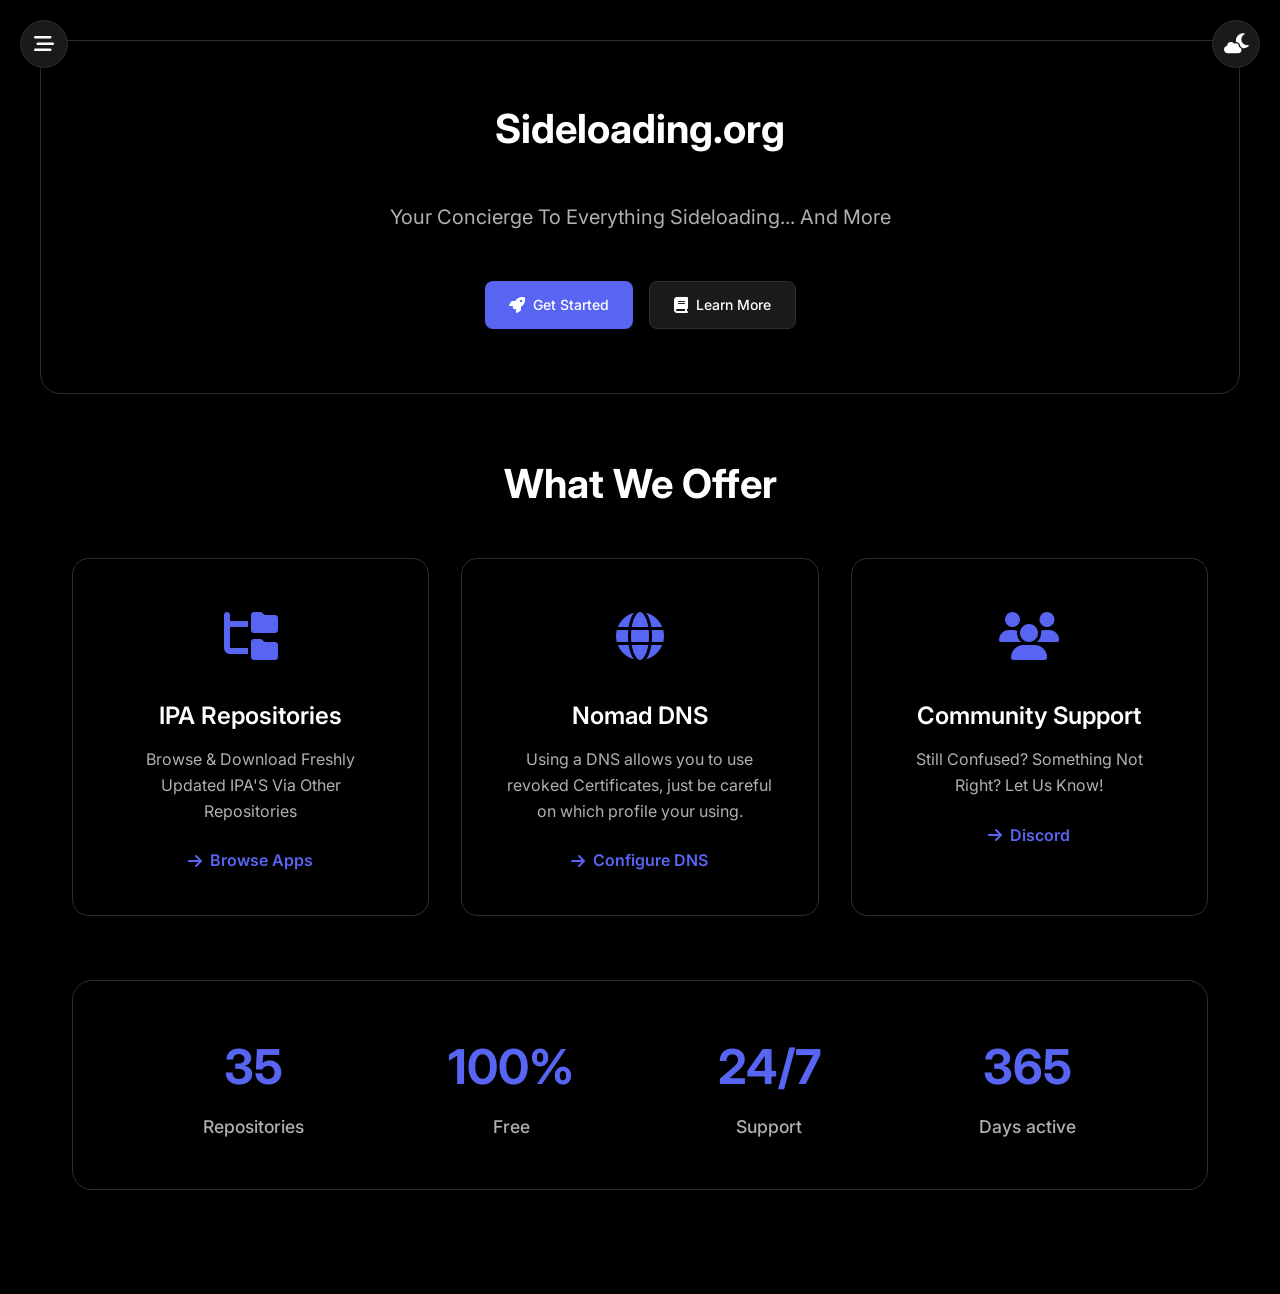
<file: index.html>
<!DOCTYPE html>
<html lang="en">
<head>
    <meta charset="UTF-8">
    <meta name="viewport" content="width=device-width, initial-scale=1.0">
    <meta property="og:site_name" content="SideLoading.org">
    <meta name="theme-color" content="#8B5CF6">
    <meta property="og:title" content="SideLoading.org">
    <meta property="og:description" content="Your concierge for sideloading..." />
    <meta property="og:image" content="https://sideloadingdotorg.github.io/Site/files/logo.png">
    <meta property="og:image:width" content="1100">
    <meta property="og:image:height" content="1200">
    <meta property="og:image:type" content="image/png">
    <meta property="og:image:alt" content="Logo">
    <title>SideLoading.org - Your iOS Sideloading Destination</title>
    <link rel="preconnect" href="https://fonts.googleapis.com">
    <link rel="preconnect" href="https://fonts.gstatic.com" crossorigin>
    <link href="https://fonts.googleapis.com/css2?family=Inter:wght@300;400;500;600;700&display=swap" rel="stylesheet">
    <link rel="stylesheet" href="css/shared.css">
    <link rel="stylesheet" href="css/index.css">
    <link rel="stylesheet" href="https://cdnjs.cloudflare.com/ajax/libs/font-awesome/6.4.0/css/all.min.css">
</head>
<body>
    <div class="navbar-overlay" id="navbarOverlay"></div>
    <nav class="slide-navbar" id="slideNavbar">
      <div class="navbar-header">
        <h2>Navigation</h2>
        <button class="navbar-close" id="navbarClose">
          <i class="fa-solid fa-xmark"></i>
        </button>
      </div>
      <ul class="navbar-menu">
        <li><a href="index" class="active"><i class="fa-solid fa-home"></i>Home</a></li>
        <li><a href="downloads"><i class="fa-solid fa-download"></i>Downloads</a></li>
        <li><a href="guides"><i class="fa-solid fa-book"></i>Guides</a></li>
        <li><a href="signer"><i class="fa-solid fa-signature"></i>Signer</a></li>
        <li><a href="https://buy.sideloading.org" class="external-link" target="_blank" rel="noopener noreferrer"><i class="fa-solid fa-shopping-cart"></i>Purchase</a></li>
      </ul>
    </nav>

    <button class="hamburger-menu" id="hamburgerMenu" aria-label="Toggle menu">
        <i class="fa-solid fa-bars-staggered"></i>
    </button>

    <button class="theme-toggle" id="themeToggle" aria-label="Toggle theme">
        <i class="fa-solid fa-cloud-sun"></i>
        <i class="fa-solid fa-cloud-moon"></i>
    </button>

    <main class="main-content">
        <section class="section tuff-section">
            <div class="container-narrow">
                <h1 class="section-title tuff-title">Sideloading.org</h1>
                <p class="section-subtitle tuff-description">
                    Your Concierge To Everything Sideloading... And More
                </p>
                <div class="tuff-actions text-center">
                    <a href="https://github.com/sideloadingdotorg/Site/releases/download/webclip/sideloading.org.mobileconfig" class="btn btn-primary hero-btn">
                        <i class="fa-solid fa-rocket"></i>
                        Get Started
                    </a>
                    <a href="guides" class="btn btn-secondary hero-btn">
                        <i class="fa-solid fa-book"></i>
                        Learn More
                    </a>
                </div>
            </div>
        </section>

        <section class="section features-section">
            <div class="container">
                <h2 class="section-title">What We Offer</h2>
                <div class="grid grid-auto-fit">
                    <div class="card text-center">
                        <div class="card-icon">
                            <i class="fa-solid fa-folder-tree"></i>
                        </div>
                        <h3 class="card-title">IPA Repositories</h3>
                        <p class="card-text">Browse & Download Freshly Updated IPA'S Via Other Repositories</p>
                        <a href="ipas" class="card-link">
                            <i class="fa-solid fa-arrow-right"></i>
                            Browse Apps
                        </a>
                    </div>

                    <div class="card text-center">
                        <div class="card-icon">
                            <i class="fa-solid fa-globe"></i>
                        </div>
                        <h3 class="card-title">Nomad DNS</h3>
                        <p class="card-text">Using a DNS allows you to use revoked Certificates, just be careful on which profile your using.</p>
                        <a href="https://github.com/sideloadingdotorg/Site/releases/download/DNS/Nomad.mobileconfig" class="card-link">
                            <i class="fa-solid fa-arrow-right"></i>
                            Configure DNS
                        </a>
                    </div>

                    <div class="card text-center">
                        <div class="card-icon">
                            <i class="fa-solid fa-users"></i>
                        </div>
                        <h3 class="card-title">Community Support</h3>
                        <p class="card-text">Still Confused? Something Not Right? Let Us Know!</p>
                        <a href="https://discord.gg/tqAZcA5PTr" class="card-link external-link" target="_blank" rel="noopener noreferrer">
                            <i class="fa-solid fa-arrow-right"></i>
                            Discord
                        </a>
                    </div>
                </div>
            </div>
        </section>

        <section class="section">
            <div class="container">
                <div class="stats-container">
                    <div class="grid grid-4 stats-grid">
                        <div class="stat-item">
                            <div class="stat-number">35</div>
                            <div class="stat-label">Repositories</div>
                        </div>
                        <div class="stat-item">
                            <div class="stat-number">100%</div>
                            <div class="stat-label">Free</div>
                        </div>
                        <div class="stat-item">
                            <div class="stat-number">24/7</div>
                            <div class="stat-label">Support</div>
                        </div>
                        <div class="stat-item">
                            <div class="stat-number">365</div>
                            <div class="stat-label">Days active</div>
                        </div>
                    </div>
                </div>
            </div>
        </section>


    </main>

    <script src="JavaScript/shared.js"></script>
</body>
</html>
</file>
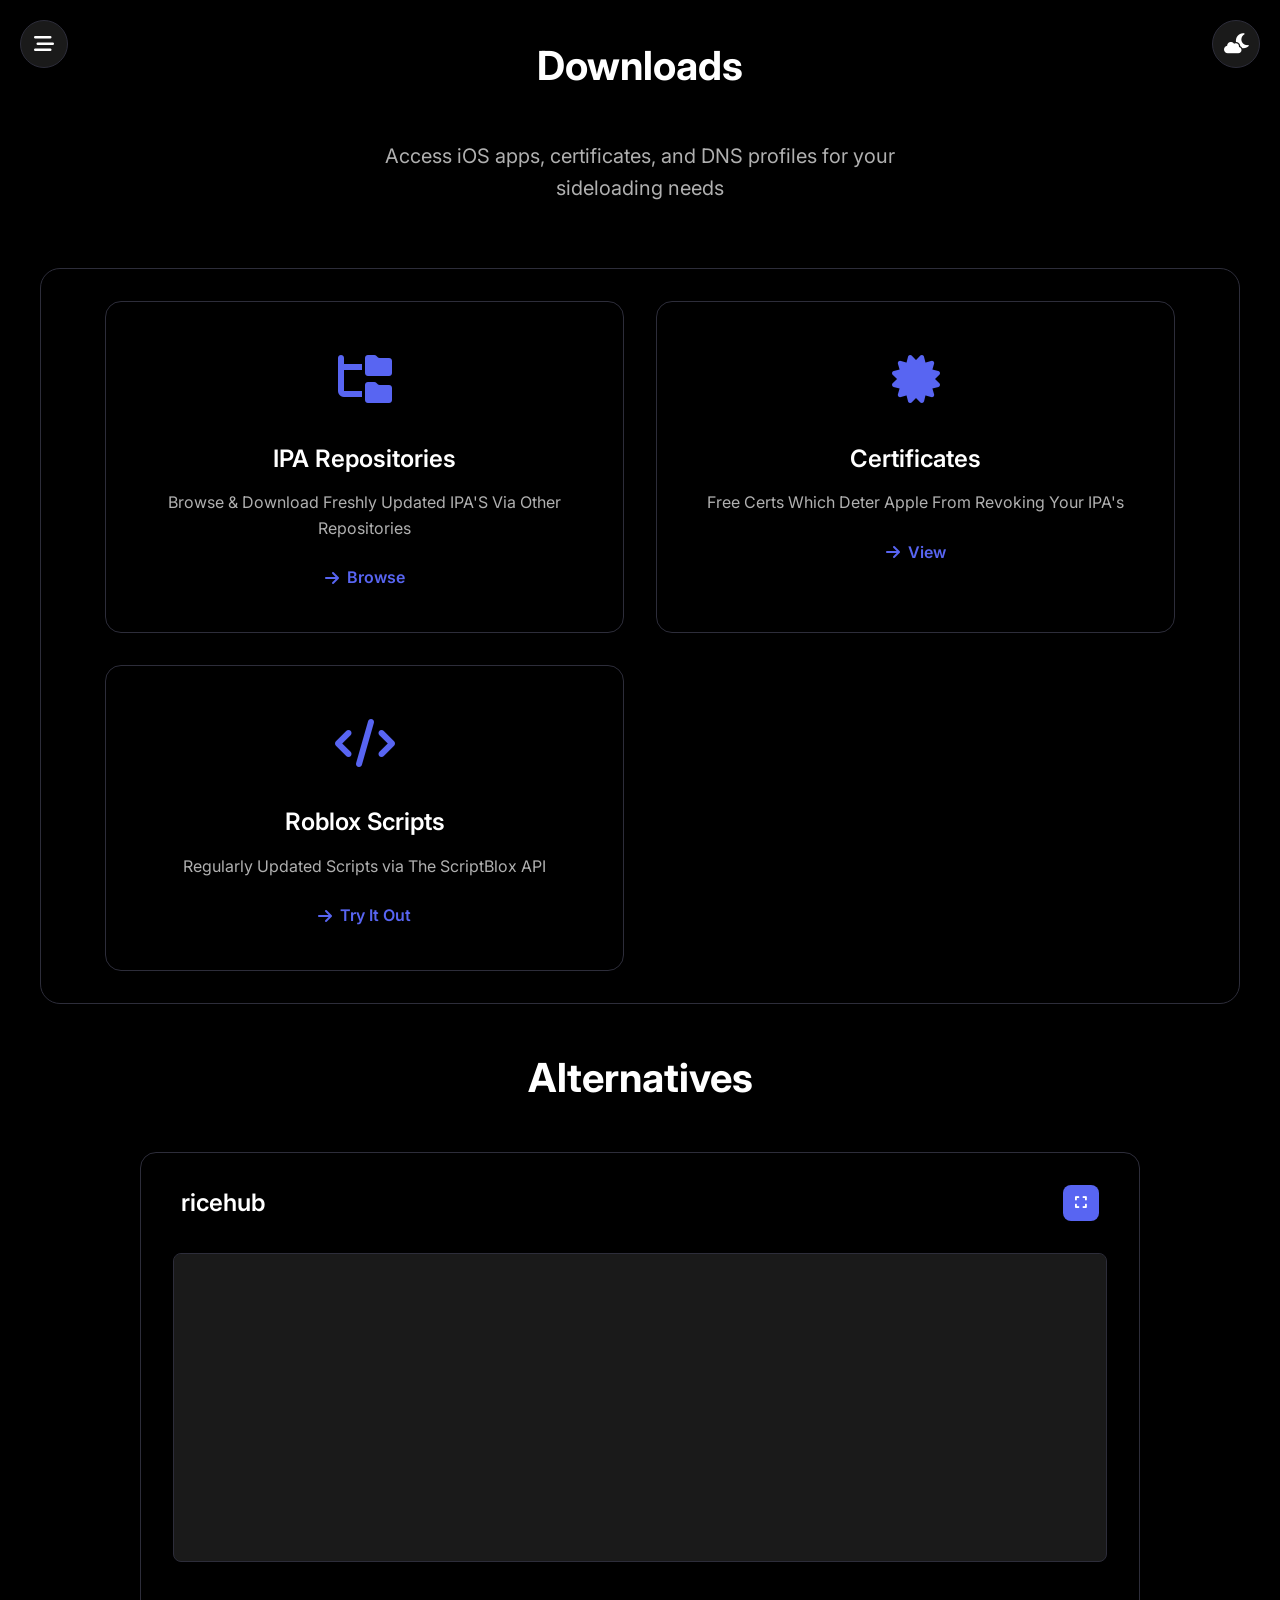
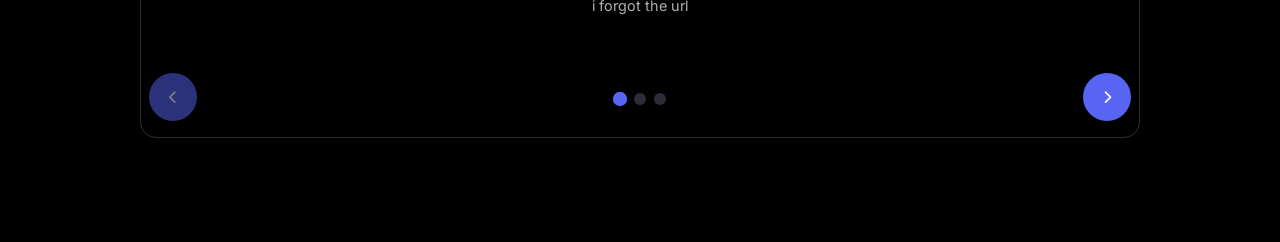
<file: downloads.html>
<!DOCTYPE html>
<html lang="en">
<head>
    <meta charset="UTF-8">
    <meta name="viewport" content="width=device-width, initial-scale=1.0">
    <meta name="description" content="Download iOS apps, certificates, and DNS profiles from SideLoading.org">
    <meta name="keywords" content="iOS, sideloading, apps, download, certificates, DNS">
    <meta name="author" content="SideLoading.org">
    <meta name="theme-color" content="#8B5CF6">
    <meta property="og:title" content="Downloads - SideLoading.org">
    <meta property="og:description" content="Download iOS apps, certificates, and DNS profiles safely and securely">
    <meta property="og:image" content="https://sideloadingdotorg.github.io/Site/files/logo.png">
    <meta property="og:image:width" content="1100">
    <meta property="og:image:height" content="1200">
    <meta property="og:image:type" content="image/png">
    <meta property="og:image:alt" content="Logo">
    <title>Downloads - SideLoading.org</title>
    <link rel="preconnect" href="https://fonts.googleapis.com">
    <link rel="preconnect" href="https://fonts.gstatic.com" crossorigin>
    <link href="https://fonts.googleapis.com/css2?family=Inter:wght@300;400;500;600;700&display=swap" rel="stylesheet">
    <link rel="stylesheet" href="css/shared.css">
    <link rel="stylesheet" href="css/downloads.css">
    <link rel="stylesheet" href="https://cdnjs.cloudflare.com/ajax/libs/font-awesome/6.4.0/css/all.min.css">
</head>
<body>
    <div class="navbar-overlay" id="navbarOverlay"></div>
    <nav class="slide-navbar" id="slideNavbar">
      <div class="navbar-header">
        <h2>Navigation</h2>
        <button class="navbar-close" id="navbarClose">
          <i class="fa-solid fa-xmark"></i>
        </button>
      </div>
      <ul class="navbar-menu">
        <li><a href="index"><i class="fa-solid fa-home"></i>Home</a></li>
        <li><a href="downloads" class="active"><i class="fa-solid fa-download"></i>Downloads</a></li>
        <li><a href="guides"><i class="fa-solid fa-book"></i>Guides</a></li>
        <li><a href="signer"><i class="fa-solid fa-signature"></i>Signer</a></li>
        <li><a href="https://buy.sideloading.org" class="external-link" target="_blank" rel="noopener noreferrer"><i class="fa-solid fa-shopping-cart"></i>Purchase</a></li>
      </ul>
    </nav>
    <button class="hamburger-menu" id="hamburgerMenu" aria-label="Toggle menu">
        <i class="fa-solid fa-bars-staggered"></i>
    </button>
    <button class="theme-toggle" id="themeToggle" aria-label="Toggle theme">
        <i class="fa-solid fa-cloud-sun"></i>
        <i class="fa-solid fa-cloud-moon"></i>
    </button>

    <main class="main-content">
        <section class="section">
            <div class="container">
                <h1 class="section-title">Downloads</h1>
                <p class="section-subtitle">Access iOS apps, certificates, and DNS profiles for your sideloading needs</p>
            </div>
        </section>

        <section class="section" id="ios-section">
            <div class="container">
                
                <div class="grid grid-auto-fit">
                    <div class="card text-center">
                        <div class="card-icon">
                            <i class="fa-solid fa-folder-tree"></i>
                        </div>
                        <h3 class="card-title">IPA Repositories</h3>
                        <p class="card-text">Browse & Download Freshly Updated IPA'S Via Other Repositories</p>
                        <a href="ipas" class="card-link">
                            <i class="fa-solid fa-arrow-right"></i>
                            Browse
                        </a>
                    </div>

                    <div class="card text-center">
                        <div class="card-icon">
                            <i class="fa-solid fa-certificate"></i>
                        </div>
                        <h3 class="card-title">Certificates</h3>
                        <p class="card-text">Free Certs Which Deter Apple From Revoking Your IPA's</p>
                        <a href="https://certs.sideloading.org" class="card-link">
                            <i class="fa-solid fa-arrow-right"></i>
                            View
                        </a>
                    </div>

                    <div class="card text-center">
                        <div class="card-icon">
                            <i class="fa-solid fa-code"></i>
                        </div>
                        <h3 class="card-title">Roblox Scripts</h3>
                        <p class="card-text">Regularly Updated Scripts via The ScriptBlox API</p>
                        <a href="https://scripts.sideloading.org" class="card-link">
                            <i class="fa-solid fa-arrow-right"></i>
                            Try It Out
                        </a>
                    </div>
                </div>
            </div>
        </section>

        <section class="section">
            <div class="container">
                <h2 class="section-title">Alternatives</h2>
                
                <div class="carousel-container">
                    <div class="carousel-track" id="carouselTrack">
                        <div class="carousel-slide">
                            <div class="embed-container">
                                <div class="embed-header">
                                    <h3 class="card-title" id="embedTitle"></h3>
                                    <button class="fullscreen-btn" id="fullscreenBtn" title="Open in full screen">
                                        <i class="fa-solid fa-expand"></i>
                                    </button>
                                </div>
                                <div class="embed-frame">
                                    <iframe id="embedIframe" 
                                            src="" 
                                            title="" 
                                            frameborder="0" 
                                            allowfullscreen>
                                    </iframe>
                                </div>
                                <p class="card-text" id="embedDescription"></p>
                            </div>
                        </div>
                    </div>



                    <div class="carousel-nav">
                        <button class="carousel-btn carousel-prev" id="carouselPrev" aria-label="Previous slide">
                            <i class="fa-solid fa-chevron-left"></i>
                        </button>
                        <button class="carousel-btn carousel-next" id="carouselNext" aria-label="Next slide">
                            <i class="fa-solid fa-chevron-right"></i>
                        </button>
                    </div>
                
                    <div class="carousel-indicators" id="carouselIndicators">
                    </div>
                </div>
            </div>
        </section>


    </main>

    <script src="JavaScript/shared.js"></script>
    <script src="JavaScript/download.js"></script>
</body>
</html>
</file>
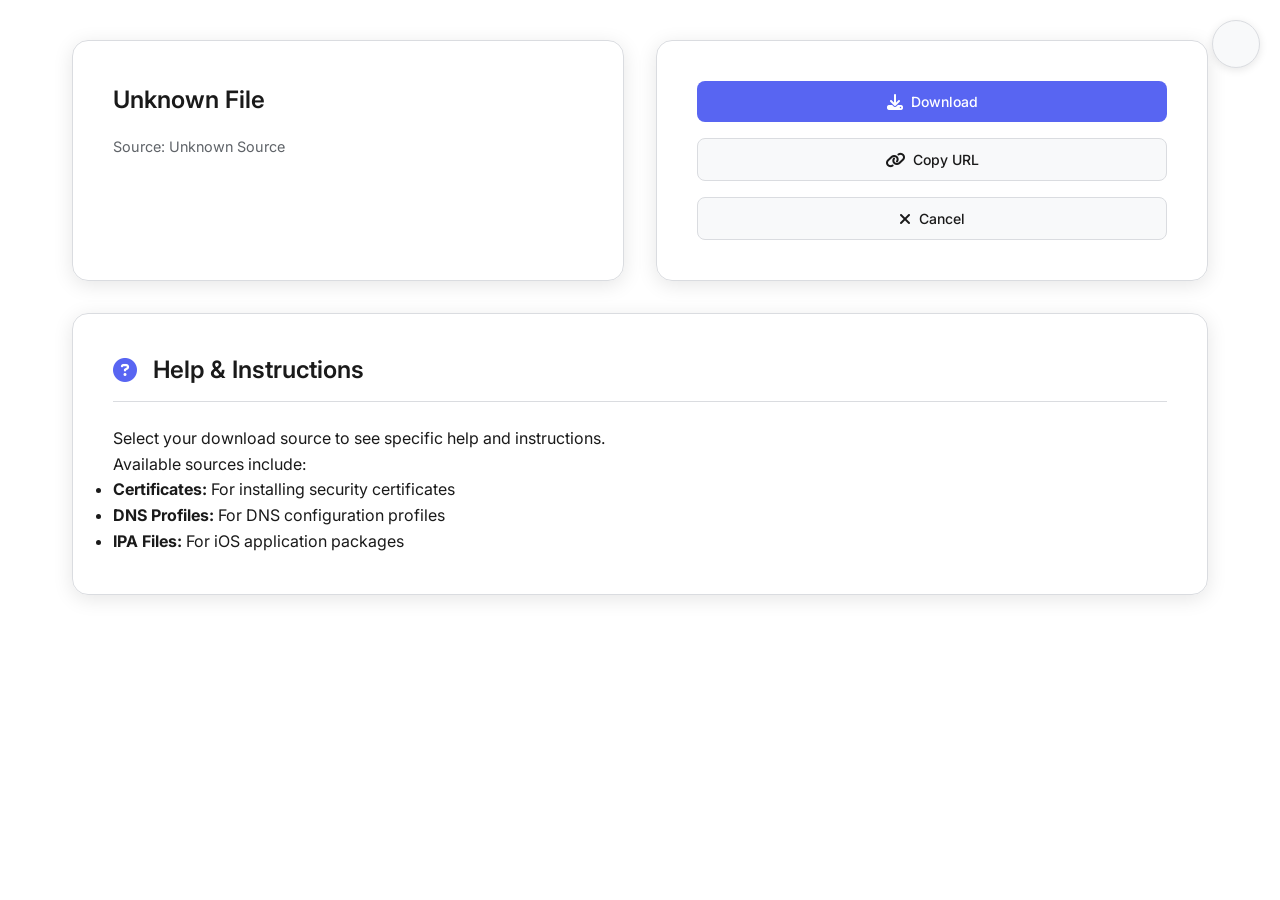
<file: install.html>
<!DOCTYPE html>
<html lang="en">
<head>
    <meta charset="UTF-8">
    <meta name="viewport" content="width=device-width, initial-scale=1.0">
    <meta property="og:site_name" content="SideLoading.org">
    <meta name="theme-color" content="#8B5CF6">
    <meta property="og:title" content="Download">
    <meta property="og:description" content="you cant share this window btw its based on you" />
    <title>Downloading...</title>
    <link rel="preconnect" href="https://fonts.googleapis.com">
    <link rel="preconnect" href="https://fonts.gstatic.com" crossorigin>
    <link href="https://fonts.googleapis.com/css2?family=Inter:wght@300;400;500;600;700&display=swap" rel="stylesheet">
    <link rel="stylesheet" href="css/shared.css">
    <link rel="stylesheet" href="css/install.css">
    <link rel="stylesheet" href="https://cdnjs.cloudflare.com/ajax/libs/font-awesome/6.4.0/css/all.min.css">
</head>
<body>
    <button class="theme-toggle" id="themeToggle" aria-label="Toggle theme">
        <i class="fa-solid fa-cloud-sun"></i>
        <i class="fa-solid fa-cloud-moon"></i>
    </button>

    <div class="main-content">
        <div class="container">
            <div class="grid grid-2">
                <div class="card">
                    <div class="file-name" id="fileName">Loading file information...</div>
                    <div class="file-meta">
                        <div class="file-source" id="fileSource">Source: sideloading.org</div>
                        <div class="file-size" id="fileSize" style="display: none;">
                            <span class="size-label">File size:</span>
                            <span class="size-value" id="sizeValue">Calculating...</span>
                        </div>
                    </div>
                </div>

                <div class="card">
                    <div class="action-buttons">
                        <button class="btn btn-primary" id="confirmDownload">
                            <i class="fa-solid fa-download"></i>
                            Download
                        </button>
                        <button class="btn btn-secondary" id="copyUrl">
                            <i class="fa-solid fa-link"></i>
                            Copy URL
                        </button>
                        <button class="btn btn-secondary" id="cancelDownload" onclick="window.close()">
                            <i class="fa-solid fa-xmark"></i>
                            Cancel
                        </button>
                    </div>
                </div>
            </div>
        </div>

        <div class="section">
            <div class="container">
                <div class="card">
                    <div class="help-header">
                        <i class="fa-solid fa-circle-question"></i>
                        <h3 class="card-title">Help & Instructions</h3>
                    </div>
                    <div class="help-content" id="helpContent">
                        <p class="card-text">nothings here atm, might be our fault</p>
                    </div>
                </div>
            </div>
        </div>

        <div class="section" id="downloadProgress" style="display: none;">
            <div class="container">
                <div class="card">
                    <div class="progress-container">
                        <div class="progress-bar">
                            <div class="progress-fill" id="progressFill"></div>
                        </div>
                        <span class="progress-text" id="progressText">0%</span>
                    </div>
                </div>
            </div>
        </div>

        <div class="section" id="downloadComplete" style="display: none;">
            <div class="container">
                <div class="card text-center">
                    <div class="success-icon">
                        <i class="fa-solid fa-check-circle"></i>
                    </div>
                    <h3 class="card-title">Download Complete!</h3>
                    <p class="card-text">Your file has been downloaded successfully.</p>
                    <div class="completion-actions">
                        <button class="btn btn-primary" onclick="window.close()">
                            <i class="fa-solid fa-xmark"></i>
                            Close
                        </button>
                    </div>
                </div>
            </div>
        </div>
    </div>

    <script src="JavaScript/install.js"></script>
    <script src="JavaScript/shared.js"> 
    </script>
</body>
</html>
</file>
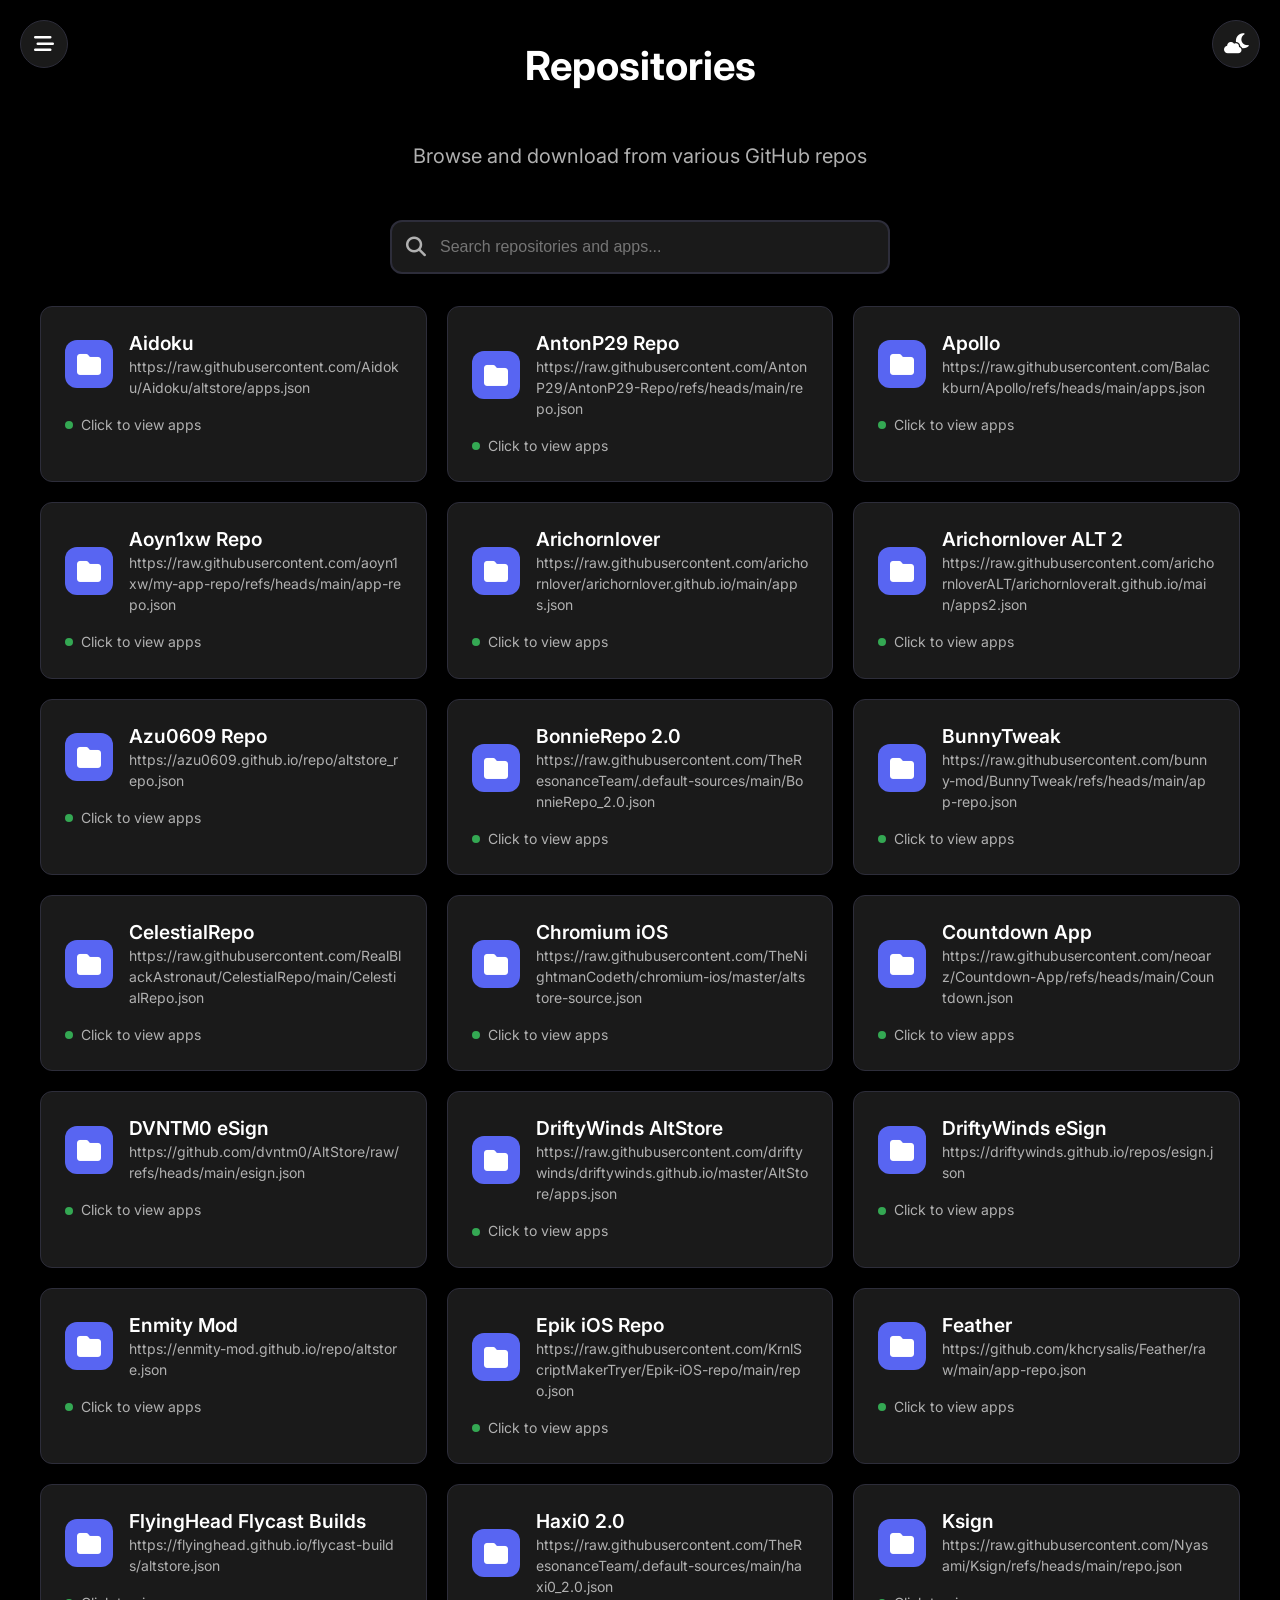
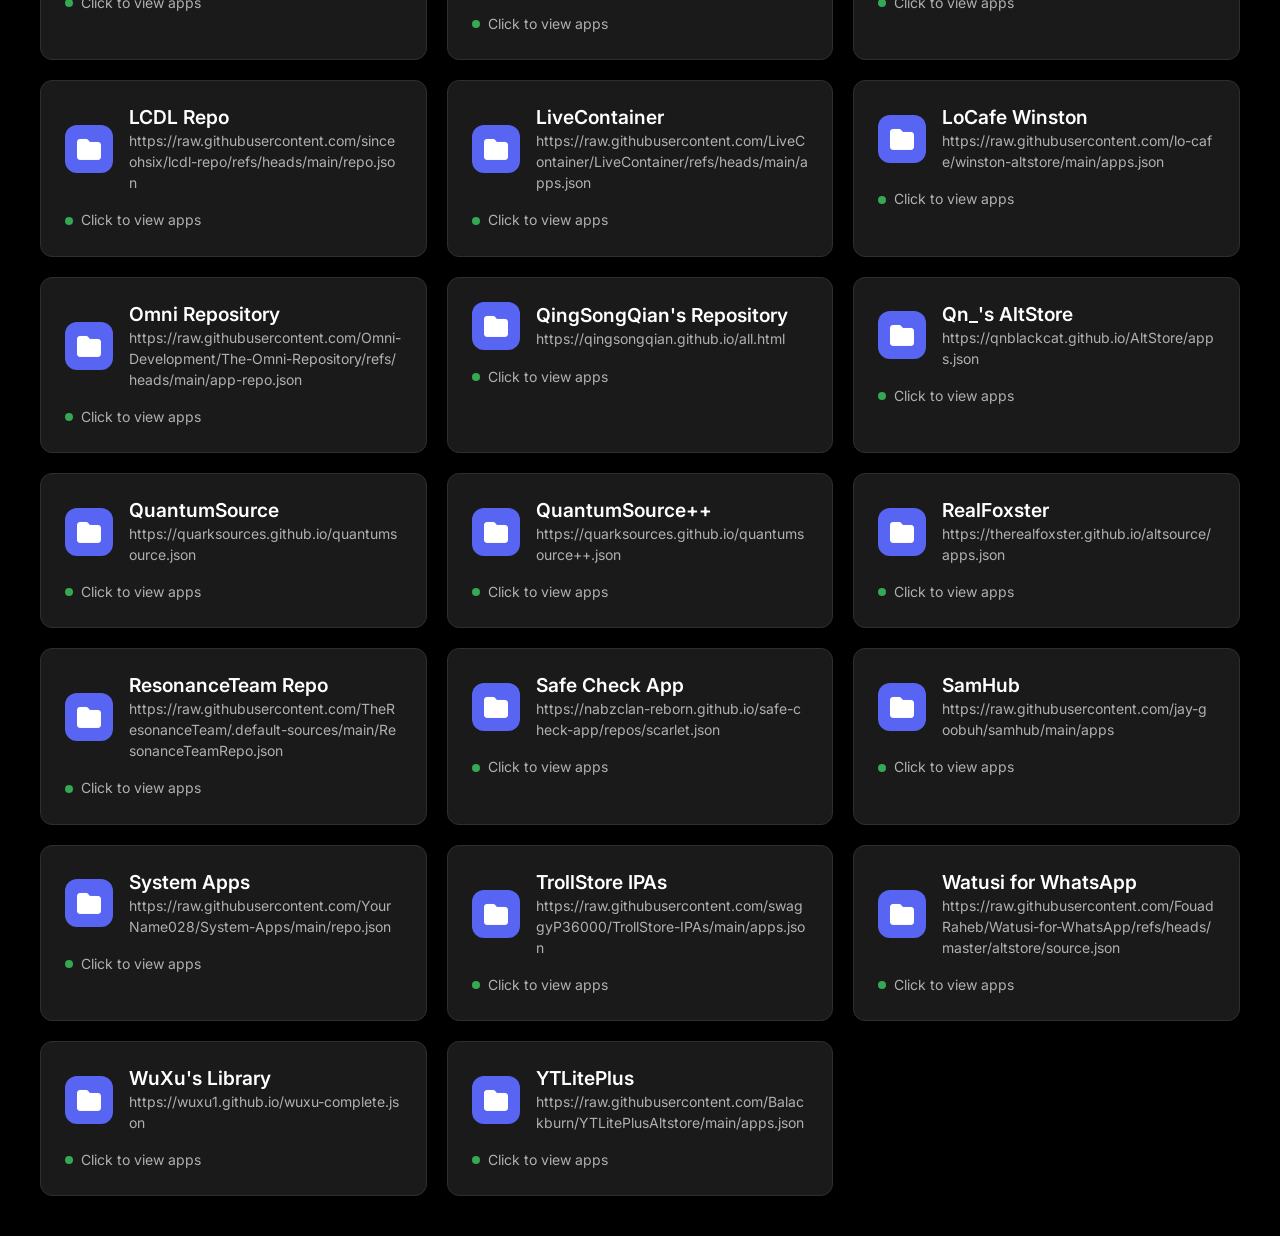
<file: ipas.html>
<!DOCTYPE html>
<html lang="en">
<head>
    <meta charset="UTF-8">
    <meta name="viewport" content="width=device-width, initial-scale=1.0">
    <meta property="og:site_name" content="SideLoading.org">
    <meta name="theme-color" content="#8B5CF6">
    <meta property="og:title" content="Repositories">
    <meta property="og:description" content="Browse and download from sideloading.org's repositories..." />
    <meta property="og:image" content="https://sideloadingdotorg.github.io/Site/images/logo.png">
    <meta property="og:image:width" content="1100">
    <meta property="og:image:height" content="1200">
    <meta property="og:image:type" content="image/png">
    <meta property="og:image:alt" content="Logo">
    <title>Repositories</title>
    <link rel="preconnect" href="https://fonts.googleapis.com">
    <link rel="preconnect" href="https://fonts.gstatic.com" crossorigin>
    <link href="https://fonts.googleapis.com/css2?family=Inter:wght@300;400;500;600;700&display=swap" rel="stylesheet">
    <link rel="stylesheet" href="css/shared.css">
    <link rel="stylesheet" href="https://cdnjs.cloudflare.com/ajax/libs/font-awesome/6.4.0/css/all.min.css">
</head>
<body>
    <div class="navbar-overlay" id="navbarOverlay"></div>
    <nav class="slide-navbar" id="slideNavbar">
      <div class="navbar-header">
        <h2>Navigation</h2>
        <button class="navbar-close" id="navbarClose">
          <i class="fa-solid fa-xmark"></i>
        </button>
      </div>
      <ul class="navbar-menu">
        <li><a href="index"><i class="fa-solid fa-home"></i>Home</a></li>
        <li><a href="downloads" class="active"><i class="fa-solid fa-download"></i>Downloads</a></li>
        <li><a href="guides"><i class="fa-solid fa-book"></i>Guides</a></li>
        <li><a href="signer"><i class="fa-solid fa-signature"></i>Signer</a></li>
        <li><a href="https://buy.sideloading.org" class="external-link" target="_blank" rel="noopener noreferrer"><i class="fa-solid fa-shopping-cart"></i>Purchase</a></li>
      </ul>
    </nav>
    <button class="hamburger-menu" id="hamburgerMenu" aria-label="Toggle menu">
        <i class="fa-solid fa-bars-staggered"></i>
    </button>

    <button class="theme-toggle" id="themeToggle" aria-label="Toggle theme">
        <i class="fa-solid fa-cloud-sun"></i>
        <i class="fa-solid fa-cloud-moon"></i>
    </button>

    <main class="main-content">
            <div class="container">
                <h1 class="section-title">Repositories</h1>
                <p class="section-subtitle">Browse and download from various GitHub repos</p>
                
                <div class="search-container">
                    <div class="search-input-wrapper">
                        <i class="fa-solid fa-magnifying-glass search-icon"></i>
                        <input type="text" id="repoSearch" class="search-input" placeholder="Search repositories and apps..." autocomplete="off">
                        <button class="search-clear" id="repoSearchClear" style="display: none;">
                            <i class="fa-solid fa-xmark"></i>
                        </button>
                    </div>
                    <div class="search-results-info" id="searchResultsInfo" style="display: none;">
                        <span id="searchResultsCount">0</span> matches found.
                    </div>
                </div>
            </div>

            <div class="repo-grid" id="repoGrid">
                <div class="loading-container">
                    <div class="loading-spinner"></div>
                    <p>Give us a moment...</p>
                </div>
            </div>

            <div class="modal" id="repoModal">
                <div class="modal-content">
                    <div class="modal-header">
                        <h2 class="modal-title" id="modalTitle">Repository Apps</h2>
                        <button class="modal-close" id="modalClose">
                            <i class="fa-solid fa-xmark"></i>
                        </button>
                    </div>
                
                    <div class="modal-body" id="modalBody">
                    </div>
                </div>
            </div>
        </main>
    </div>
<script src="JavaScript/ipas.js"></script>
<script src="JavaScript/shared.js"></script>
</body>
</html>
</file>
<file: css/shared.css>
:root {
  --accent-color: #5865F2;
  --accent-color-hover: #4752C4;
  --accent-color-light: #7983F5;
  
  --bg-primary: #ffffff;
  --bg-secondary: #f8f9fa;
  --bg-tertiary: #f1f3f4;
  --text-primary: #1a1a1a;
  --text-secondary: #5f6368;
  --text-tertiary: #80868b;
  --border-color: #dadce0;
  --shadow-color: rgba(0, 0, 0, 0.1);
  
  --success-color: #34a853;
  --warning-color: #fbbc04;
  --error-color: #ea4335;
  --info-color: #4285f4;
}

[data-theme="dark"] {
  --bg-primary: #000000;
  --bg-secondary: #1a1a1a;
  --bg-tertiary: #363737;
  --text-primary: #ffffff;
  --text-secondary: #b0b0b0;
  --text-tertiary: #808080;
  --border-color: #2d2d3a;
  --shadow-color: rgba(0, 0, 0, 0.3);
}

* {
  margin: 0;
  padding: 0;
  box-sizing: border-box;
}

body {
  font-family: 'Inter', -apple-system, BlinkMacSystemFont, 'Segoe UI', Roboto, sans-serif;
  background-color: var(--bg-primary);
  color: var(--text-primary);
  line-height: 1.6;
  transition: background-color 0.3s ease, color 0.3s ease;
}

.hamburger-menu {
  position: fixed;
  top: 20px;
  left: 20px;
  background: var(--bg-secondary);
  border: 1px solid var(--border-color);
  border-radius: 50%;
  width: 48px;
  height: 48px;
  display: flex;
  align-items: center;
  justify-content: center;
  cursor: pointer;
  z-index: 1000;
  transition: all 0.3s ease;
  box-shadow: 0 2px 8px var(--shadow-color);
}

.hamburger-menu:hover {
  background: var(--bg-tertiary);
  transform: scale(1.05);
}

.hamburger-menu::after {
  content: '';
  position: absolute;
  top: -1px;
  left: -1px;
  right: -1px;
  bottom: -1px;
  border: 1px solid var(--accent-color);
  border-radius: 50%;
  opacity: 0;
  transition: opacity 0.3s ease;
}

.hamburger-menu:hover::after {
  opacity: 1;
  animation: pulseOutline 2s infinite;
}

@keyframes pulseOutline {
  0% {
    transform: scale(1) rotate(0deg);
    opacity: 0.6;
  }
  50% {
    transform: scale(1.05) rotate(180deg);
    opacity: 0.3;
  }
  100% {
    transform: scale(1) rotate(360deg);
    opacity: 0.6;
  }
}

.hamburger-menu i {
  font-size: 20px;
  color: var(--text-primary);
  transition: all 0.3s ease;
}

.theme-toggle {
  position: fixed;
  top: 20px;
  right: 20px;
  background: var(--bg-secondary);
  border: 1px solid var(--border-color);
  border-radius: 50%;
  width: 48px;
  height: 48px;
  display: flex;
  align-items: center;
  justify-content: center;
  cursor: pointer;
  z-index: 1000;
  transition: all 0.3s ease;
  box-shadow: 0 2px 8px var(--shadow-color);
}

.theme-toggle .fa-cloud-sun,
.theme-toggle .fa-cloud-moon {
  font-size: 20px;
  color: var(--text-primary);
  transition: opacity 0.4s ease;
  position: absolute;
  top: 50%;
  left: 50%;
  transform: translate(-50%, -50%);
}

.theme-toggle .fa-cloud-sun {
  opacity: 1;
}

.theme-toggle .fa-cloud-moon {
  opacity: 0;
}

[data-theme="dark"] .theme-toggle .fa-cloud-sun {
  opacity: 0;
}

[data-theme="dark"] .theme-toggle .fa-cloud-moon {
  opacity: 1;
}

.theme-toggle:hover {
  background: var(--bg-tertiary);
  transform: scale(1.05);
}

.theme-toggle::after {
  content: '';
  position: absolute;
  top: -1px;
  left: -1px;
  right: -1px;
  bottom: -1px;
  border: 1px solid var(--accent-color);
  border-radius: 50%;
  opacity: 0;
  transition: opacity 0.3s ease;
}

.theme-toggle:hover::after {
  opacity: 1;
  animation: pulseOutline 2s infinite;
}



.main-content {
  min-height: 100vh;
  padding: 40px;
  max-width: 1400px;
  margin: 0 auto;
}

.container {
  max-width: 1200px;
  margin: 0 auto;
  padding: 0 20px;
}

h1, h2, h3, h4, h5, h6 {
  color: var(--text-primary);
  font-weight: 600;
  line-height: 1.3;
}

.page-title {
  font-size: 2.5rem;
  margin-bottom: 1rem;
  text-align: center;
}

.page-description {
  font-size: 1.1rem;
  color: var(--text-secondary);
  text-align: center;
  margin-bottom: 2rem;
}

.btn {
  display: inline-flex;
  align-items: center;
  gap: 8px;
  padding: 12px 24px;
  border: none;
  border-radius: 8px;
  font-size: 14px;
  font-weight: 500;
  text-decoration: none;
  cursor: pointer;
  transition: all 0.2s ease;
  font-family: inherit;
}

.btn-primary {
  background: var(--accent-color);
  color: white;
}

.btn-primary:hover:not(:disabled) {
  background: var(--accent-color-hover);
  transform: translateY(-1px);
}

.btn-primary:disabled {
  opacity: 0.6;
  cursor: not-allowed;
}

.btn-secondary {
  background: var(--bg-secondary);
  color: var(--text-primary);
  border: 1px solid var(--border-color);
}

.btn-secondary:hover {
  background: var(--bg-tertiary);
}

.btn i {
  font-size: 16px;
}

.search-container {
  margin-bottom: 2rem;
}

.search-input-wrapper {
  position: relative;
  max-width: 500px;
  margin: 0 auto;
}

.search-input {
  width: 100%;
  padding: 16px 48px 16px 48px;
  border: 2px solid var(--border-color);
  border-radius: 12px;
  font-size: 16px;
  background: var(--bg-secondary);
  color: var(--text-primary);
  transition: all 0.3s ease;
}

.search-input:focus {
  outline: none;
  border-color: var(--accent-color);
  background: var(--bg-primary);
  box-shadow: 0 0 0 3px rgba(88, 101, 242, 0.1);
}

.search-icon {
  position: absolute;
  left: 16px;
  top: 50%;
  transform: translateY(-50%);
  font-size: 20px;
  color: var(--text-secondary);
}

.search-clear {
  position: absolute;
  right: 16px;
  top: 50%;
  transform: translateY(-50%);
  background: none;
  border: none;
  cursor: pointer;
  padding: 4px;
  border-radius: 4px;
  color: var(--text-secondary);
  transition: all 0.2s ease;
}

.search-clear:hover {
  background: var(--bg-tertiary);
  color: var(--text-primary);
}

.search-clear i {
  font-size: 16px;
}

.search-results-info {
  text-align: center;
  margin-top: 1rem;
  color: var(--text-secondary);
  font-size: 14px;
}

.repo-grid {
  display: grid;
  grid-template-columns: repeat(auto-fill, minmax(300px, 1fr));
  gap: 20px;
  margin-top: 2rem;
}

.repo-container {
  background: var(--bg-secondary);
  border: 1px solid var(--border-color);
  border-radius: 12px;
  padding: 1.5rem;
  cursor: pointer;
  transition: all 0.3s ease;
  display: flex;
  flex-direction: column;
  gap: 1rem;
}

.repo-container {
  position: relative;
}

@keyframes neonGlow {
  0%, 100% {
    box-shadow: 
      0 0 2px rgba(88, 101, 242, 0.3);
  }
  50% {
    box-shadow: 
      0 0 4px rgba(88, 101, 242, 0.5);
  }
}

.trace-border {
  position: absolute;
  top: 0;
  left: 0;
  width: 99%;
  height: 97.2%;
  pointer-events: none;
  z-index: 1;
  padding: 1rem;
  box-sizing: border-box;
}

.trace-border::before {
  content: '';
  position: absolute;
  top: 0;
  left: 0;
  width: 100%;
  height: 100%;
  border: 2px solid transparent;
  border-radius: 12px;
}

.trace-border::after {
  content: '';
  position: absolute;
  top: 0;
  left: 0;
  width: 100%;
  height: 100%;
  border: 2px solid transparent;
  border-radius: 12px;
}

.repo-container:hover .trace-border::before {
  border-top: 2px solid rgba(88, 101, 242, 0.8);
  border-left: 2px solid rgba(88, 101, 242, 0.8);
  animation: neonGlow 2s ease-in-out infinite;
}

.repo-container:hover .trace-border::after {
  border-bottom: 2px solid rgba(88, 101, 242, 0.8);
  border-right: 2px solid rgba(88, 101, 242, 0.8);
  animation: neonGlow 2s ease-in-out infinite;
}

.repo-container:hover {
  transform: translateY(-2px);
  box-shadow: 0 8px 25px rgba(88, 101, 242, 0.3);
  border-color: var(--accent-color);
}

.repo-container h3 {
  margin: 0;
  color: var(--text-primary);
  font-size: 1.2rem;
}

.repo-container p {
  margin: 0;
  color: var(--text-secondary);
  font-size: 14px;
  line-height: 1.5;
}

.repo-header {
  display: flex;
  align-items: center;
  gap: 1rem;
}

.repo-icon {
  width: 48px;
  height: 48px;
  background: var(--accent-color);
  border-radius: 12px;
  display: flex;
  align-items: center;
  justify-content: center;
  flex-shrink: 0;
}

.repo-icon i {
  font-size: 24px;
  color: white;
}

.repo-info {
  flex: 1;
  min-width: 0;
}

.repo-name {
  margin: 0 0 0.5rem 0;
  color: var(--text-primary);
  font-size: 1.2rem;
  font-weight: 600;
}

.repo-url {
  margin: 0;
  color: var(--text-secondary);
  font-size: 14px;
  line-height: 1.4;
  word-break: break-all;
}

.repo-status {
  display: flex;
  align-items: center;
  gap: 0.5rem;
  font-size: 14px;
  color: var(--text-secondary);
}

.repo-status-indicator {
  width: 8px;
  height: 8px;
  border-radius: 50%;
  background: var(--success-color);
  animation: pulse 2s infinite;
}

@keyframes pulse {
  0%, 100% { opacity: 1; }
  50% { opacity: 0.5; }
}

.ipa-grid {
  display: grid;
  grid-template-columns: repeat(auto-fill, minmax(250px, 1fr));
  gap: 1rem;
  margin-top: 1rem;
}

.ipa-item {
  background: var(--bg-secondary);
  border: 1px solid var(--border-color);
  border-radius: 8px;
  padding: 1rem;
  transition: all 0.2s ease;
}



.ipa-item:hover {
  border-color: var(--accent-color);
  transform: translateY(-1px);
  box-shadow: 0 4px 15px rgba(88, 101, 242, 0.2);
}

.ipa-header {
  display: flex;
  align-items: flex-start;
  gap: 1rem;
  margin-bottom: 1rem;
}

.ipa-icon {
  width: 48px;
  height: 48px;
  border-radius: 8px;
  overflow: hidden;
  flex-shrink: 0;
  background: var(--bg-tertiary);
  display: flex;
  align-items: center;
  justify-content: center;
}

.ipa-icon img {
  width: 100%;
  height: 100%;
  object-fit: cover;
}

.ipa-icon i {
  font-size: 24px;
  color: var(--text-secondary);
}

.ipa-info {
  flex: 1;
  min-width: 0;
}

.ipa-info h3 {
  margin: 0 0 0.5rem 0;
  color: var(--text-primary);
  font-size: 1.1rem;
  font-weight: 600;
}

.ipa-info p {
  margin: 0 0 0.5rem 0;
  color: var(--text-secondary);
  font-size: 14px;
  line-height: 1.4;
}

.ipa-info small {
  font-size: 12px;
  color: var(--text-tertiary);
}

.ipa-download-btn {
  width: 100%;
  padding: 0.75rem 1rem;
  background: var(--accent-color);
  color: white;
  border: none;
  border-radius: 8px;
  font-size: 14px;
  font-weight: 500;
  cursor: pointer;
  transition: all 0.2s ease;
  display: flex;
  align-items: center;
  justify-content: center;
  gap: 0.5rem;
  text-decoration: none;
}

.ipa-download-btn:hover:not(:disabled) {
  background: var(--accent-color-hover);
  transform: translateY(-1px);
}

.ipa-download-btn:disabled {
  opacity: 0.5;
  cursor: not-allowed;
  transform: none;
}

.ipa-download-btn i {
  font-size: 16px;
}

.error-container {
  text-align: center;
  padding: 3rem 2rem;
  color: var(--text-secondary);
}

.error-container i {
  font-size: 48px;
  color: var(--error-color);
  margin: 0 auto 1rem;
  display: block;
}

.error-container h3 {
  margin: 0 0 1rem 0;
  color: var(--text-primary);
}

.error-container p {
  margin: 0 0 1.5rem 0;
  line-height: 1.6;
}

.modal-buttons-container {
  display: flex;
  gap: 1rem;
  margin-top: 1.5rem;
}

.retry-btn {
  background: var(--accent-color);
  color: white;
  border: none;
  border-radius: 8px;
  padding: 0.75rem 1.5rem;
  font-size: 14px;
  font-weight: 500;
  cursor: pointer;
  transition: all 0.2s ease;
  margin-top: 1rem;
}

.retry-btn:hover {
  background: var(--accent-color-hover);
  transform: translateY(-1px);
}

.modal.active {
  display: flex;
}

.notification {
  position: fixed;
  top: 20px;
  left: 50%;
  transform: translateX(-50%);
  padding: 1rem 1.5rem;
  border-radius: 8px;
  color: white;
  font-weight: 500;
  z-index: 1001;
  animation: slideDown 0.3s ease;
}

.notification-success {
  background: var(--success-color);
}

.notification-error {
  background: var(--error-color);
}

.notification-warning {
  background: var(--warning-color);
}

.notification-info {
  background: var(--info-color);
}

@keyframes slideDown {
  from {
    transform: translateX(-50%) translateY(-100%);
    opacity: 0;
  }
  to {
    transform: translateX(-50%) translateY(0);
    opacity: 1;
  }
}

.loading-container {
  grid-column: 1 / -1;
  text-align: center;
  padding: 3rem;
  color: var(--text-secondary);
}

.loading-spinner {
  width: 40px;
  height: 40px;
  border: 3px solid var(--border-color);
  border-top: 3px solid var(--accent-color);
  border-radius: 50%;
  animation: spin 1s linear infinite;
  margin: 0 auto 1rem;
}

@keyframes spin {
  0% { transform: rotate(0deg); }
  100% { transform: rotate(360deg); }
}

.modal {
  display: none;
  position: fixed;
  top: 0;
  left: 0;
  width: 100%;
  height: 100%;
  background: rgba(0, 0, 0, 0.5);
  z-index: 1000;
  backdrop-filter: blur(4px);
}

.modal.show {
  display: flex;
  align-items: center;
  justify-content: center;
}

.modal-content {
  background: var(--bg-primary);
  border-radius: 16px;
  max-width: 90vw;
  max-height: 90vh;
  overflow: hidden;
  box-shadow: 0 20px 40px var(--shadow-color);
  border: 1px solid var(--border-color);
}

.modal-header {
  padding: 24px;
  border-bottom: 1px solid var(--border-color);
  display: flex;
  justify-content: space-between;
  align-items: center;
}

.modal-title {
  margin: 0;
  font-size: 1.5rem;
}

.modal-close {
  background: none;
  border: none;
  cursor: pointer;
  padding: 8px;
  border-radius: 8px;
  color: var(--text-secondary);
  transition: all 0.2s ease;
}

.modal-close:hover {
  background: var(--bg-secondary);
  color: var(--text-primary);
}

.modal-close i {
  font-size: 20px;
}

.modal-search-container {
  padding: 20px 24px 0;
}

.modal-body {
  padding: 24px;
  max-height: 60vh;
  overflow-y: auto;
}

.waiting-container {
  max-width: 800px;
  margin: 0 auto;
  padding: 2rem;
}

.desktop-layout {
  display: grid;
  grid-template-columns: 1fr 1fr;
  gap: 3rem;
  margin-bottom: 2rem;
  max-width: 1200px;
  margin-left: auto;
  margin-right: auto;
}

.help-section {
  max-width: 1200px;
  margin: 0 auto 2rem auto;
}

.left-section, .right-section {
  display: flex;
  flex-direction: column;
  gap: 2rem;
}



.file-info {
  background: var(--bg-secondary);
  padding: 2.5rem;
  border-radius: 16px;
  border: 1px solid var(--border-color);
  box-shadow: 0 4px 20px rgba(0, 0, 0, 0.1);
}



@media (max-width: 768px) {
  .desktop-layout {
    grid-template-columns: 1fr;
    gap: 2rem;
  }
  
  .main-content {
    padding: 10px;
  }
  
  .container {
    padding: 0 10px;
  }
  
  .page-title {
    font-size: 2rem;
  }
  
  .modal-content {
    margin: 20px;
    max-width: calc(100vw - 40px);
  }
  
  .hamburger-menu {
    top: 10px;
    left: 10px;
    width: 40px;
    height: 40px;
  }
  
  .theme-toggle {
    top: 10px;
    right: 10px;
    width: 40px;
    height: 40px;
  }
}

* {
  transition: background-color 0.3s ease, color 0.3s ease, border-color 0.3s ease;
}

.navbar-overlay {
  position: fixed;
  top: 0;
  left: 0;
  width: 100%;
  height: 100%;
  background: rgba(0, 0, 0, 0.5);
  z-index: 9998;
  opacity: 0;
  visibility: hidden;
  transition: all 0.3s ease;
  backdrop-filter: blur(8px);
  -webkit-backdrop-filter: blur(8px);
}

.navbar-overlay.active {
  opacity: 1;
  visibility: visible;
}

.slide-navbar {
  position: fixed;
  top: 0;
  left: -300px;
  width: 300px;
  height: 100%;
  background: #f5f5f5;
  border-right: 1px solid var(--border-color);
  z-index: 9999;
  transition: left 0.3s ease;
  box-shadow: 2px 0 10px rgba(0, 0, 0, 0.1);
}

[data-theme="dark"] .slide-navbar {
  background: #2a2a2a;
}

.slide-navbar.active {
  left: 0;
}

.navbar-header {
  padding: 20px;
  border-bottom: 2px solid #e0e0e0;
  background: var(--bg-color);
}

[data-theme="dark"] .navbar-header {
  border-bottom: 2px solid #404040;
}

.navbar-header h2 {
  margin: 0;
  color: var(--text-color);
  font-size: 1.5rem;
  font-weight: 600;
}

.navbar-close {
  position: absolute;
  top: 20px;
  right: 20px;
  background: none;
  border: none;
  color: var(--text-color);
  font-size: 1.2rem;
  cursor: pointer;
  padding: 5px;
  border-radius: 50%;
  transition: all 0.2s ease;
}

.navbar-close:hover {
  background: var(--hover-bg);
  color: var(--accent-color);
}

.navbar-menu {
  padding: 20px 0;
  list-style: none;
  margin: 0;
}

.navbar-menu li {
  margin: 0;
}

.navbar-menu a {
  display: flex;
  align-items: center;
  padding: 15px 20px;
  color: var(--text-color);
  text-decoration: none;
  transition: all 0.2s ease;
  border-left: 3px solid transparent;
}

.navbar-menu a:hover {
  background: #e0e0e0;
  border-left-color: #333333;
  color: #333333;
}

[data-theme="dark"] .navbar-menu a:hover {
  background: #404040;
  border-left-color: #ffffff;
  color: #ffffff;
}

.navbar-menu a i {
  margin-right: 15px;
  width: 20px;
  text-align: center;
  font-size: 1.1rem;
}

.navbar-menu a.external-link {
  color: var(--accent-color);
}

.navbar-menu a.external-link:hover {
  background: rgba(88, 101, 242, 0.1);
  border-left-color: var(--accent-color);
  color: var(--accent-color);
}

[data-theme="dark"] .navbar-menu a.external-link:hover {
  background: rgba(88, 101, 242, 0.1);
  border-left-color: var(--accent-color);
  color: var(--accent-color);
}

.navbar-menu a.active {
  background: #e0e0e0;
  color: #333333;
  border-left-color: #333333;
}

.navbar-menu a.active:hover {
  background: #e0e0e0;
  color: #333333;
  border-left-color: #333333;
}

[data-theme="dark"] .navbar-menu a.active {
  background: #404040;
  color: #ffffff;
  border-left-color: #ffffff;
}

[data-theme="dark"] .navbar-menu a.active:hover {
  background: #404040;
  color: #ffffff;
  border-left-color: #ffffff;
}



/* Generic Section Components */
.section {
  margin-bottom: 4rem;
}

.section-title {
  text-align: center;
  font-size: 2.5rem;
  font-weight: 700;
  margin-bottom: 3rem;
  color: var(--text-primary);
}

.section-subtitle {
  text-align: center;
  font-size: 1.25rem;
  color: var(--text-secondary);
  margin-bottom: 3rem;
  line-height: 1.6;
  max-width: 600px;
  margin-left: auto;
  margin-right: auto;
}

/* Generic Card Components */
.card {
  background: var(--card-bg);
  padding: 2.5rem;
  border-radius: 16px;
  border: 1px solid var(--border-color);
  box-shadow: 0 4px 20px rgba(0, 0, 0, 0.1);
  transition: all 0.3s ease;
}

.card:hover {
  transform: translateY(-5px);
  box-shadow: 0 8px 30px rgba(0, 0, 0, 0.15);
  border-color: var(--accent-color);
}

.card-icon {
  font-size: 3rem;
  color: var(--accent-color);
  margin-bottom: 1.5rem;
}

.card-title {
  font-size: 1.5rem;
  font-weight: 600;
  margin-bottom: 1rem;
  color: var(--text-primary);
}

.card-text {
  color: var(--text-secondary);
  line-height: 1.6;
  margin-bottom: 1.5rem;
}

.card-link {
  display: inline-flex;
  align-items: center;
  gap: 0.5rem;
  color: var(--accent-color);
  text-decoration: none;
  font-weight: 600;
  transition: all 0.3s ease;
}

.card-link:hover {
  color: var(--accent-color-hover);
  transform: translateX(5px);
}

/* Generic Grid Components */
.grid {
  display: grid;
  gap: 2rem;
}

.grid-2 {
  grid-template-columns: repeat(2, 1fr);
}

.grid-3 {
  grid-template-columns: repeat(3, 1fr);
}

.grid-4 {
  grid-template-columns: repeat(4, 1fr);
}

.grid-auto-fit {
  grid-template-columns: repeat(auto-fit, minmax(350px, 1fr));
}

.grid-responsive {
  grid-template-columns: repeat(auto-fit, minmax(200px, 1fr));
}

/* Generic Text Utilities */
.text-center {
  text-align: center;
}

.text-left {
  text-align: left;
}

.text-right {
  text-align: right;
}

.text-primary {
  color: var(--text-primary);
}

.text-secondary {
  color: var(--text-secondary);
}

.text-accent {
  color: var(--accent-color);
}

/* Generic Spacing Utilities */
.mb-1 { margin-bottom: 0.5rem; }
.mb-2 { margin-bottom: 1rem; }
.mb-3 { margin-bottom: 1.5rem; }
.mb-4 { margin-bottom: 2rem; }
.mb-5 { margin-bottom: 3rem; }

.p-1 { padding: 0.5rem; }
.p-2 { padding: 1rem; }
.p-3 { padding: 1.5rem; }
.p-4 { padding: 2rem; }
.p-5 { padding: 3rem; }

/* Generic Layout Utilities */
.container {
  max-width: 1200px;
  margin: 0 auto;
  padding: 0 2rem;
}

.container-wide {
  max-width: 1400px;
  margin: 0 auto;
  padding: 0 2rem;
}

.container-narrow {
  max-width: 800px;
  margin: 0 auto;
  padding: 0 2rem;
}

/* Responsive Utilities */
@media (max-width: 768px) {
  .container,
  .container-wide,
  .container-narrow {
    padding: 0 1rem;
  }
  
  .grid-2,
  .grid-3,
  .grid-4 {
    grid-template-columns: 1fr;
  }
  
  .grid-auto-fit,
  .grid-responsive {
    grid-template-columns: 1fr;
    gap: 1.5rem;
  }
  
  .card {
    padding: 2rem 1.5rem;
  }
  
  .section-title {
    font-size: 2rem;
    margin-bottom: 2rem;
  }
  
  .section-subtitle {
    font-size: 1.1rem;
    margin-bottom: 2rem;
  }
  
  .stats-container {
    padding: 2rem 1rem;
  }
  
  .stat-number {
    font-size: 2.5rem;
  }
  
  .section {
    margin-bottom: 2rem;
  }
}

@media (max-width: 480px) {
  .container,
  .container-wide,
  .container-narrow {
    padding: 0 0.75rem;
  }
  
  .card {
    padding: 1.5rem 1rem;
  }
  
  .section-title {
    font-size: 1.75rem;
    margin-bottom: 1.5rem;
  }
  
  .section-subtitle {
    font-size: 1rem;
    margin-bottom: 1.5rem;
  }
  
  .stats-container {
    padding: 1.5rem 0.75rem;
  }
  
  .section {
    margin-bottom: 1.5rem;
  }
}



.stats-container {
  background: var(--card-bg);
  padding: 3rem 2rem;
  border-radius: 20px;
  border: 1px solid var(--border-color);
  margin-bottom: 4rem;
}

.stats-grid {
  display: grid;
  gap: 2rem;
  max-width: 1000px;
  margin: 0 auto;
}

.stat-item {
  text-align: center;
}

.stat-number {
  font-size: 3rem;
  font-weight: 700;
  color: var(--accent-color);
  margin-bottom: 0.5rem;
}

.stat-label {
  font-size: 1.1rem;
  color: var(--text-secondary);
  font-weight: 500;
}



@media (max-width: 768px) {
  .hero-title {
    font-size: 2.5rem;
  }
  
  .hero-description {
    font-size: 1.1rem;
  }
  
  .features-grid {
    grid-template-columns: 1fr;
  }
  
  .hero-actions {
    flex-direction: column;
    align-items: center;
  }
  
  .stats-grid {
    grid-template-columns: 1fr;
    gap: 1.5rem;
  }
  
  .stat-number {
    font-size: 2.5rem;
  }
  
  .stats-section {
    padding: 2rem 1rem;
  }
}
</file>
<file: css/index.css>
.tuff-section {
  text-align: center;
  padding: 4rem 2rem;
  margin-bottom: 4rem;
  background: linear-gradient(135deg, var(--bg-secondary) 0%, var(--card-bg) 100%);
  border-radius: 20px;
  border: 1px solid var(--border-color);
}

.tuff-content {
  max-width: 800px;
  margin: 0 auto;
}

.tuff-title {
  font-size: 3.5rem;
  font-weight: 700;
  margin-bottom: 1.5rem;
  color: var(--text-primary);
  line-height: 1.2;
}

.tuff-description {
  font-size: 1.25rem;
  color: var(--text-secondary);
  margin-bottom: 3rem;
  line-height: 1.6;
  max-width: 600px;
  margin-left: auto;
  margin-right: auto;
}

.tuff-actions {
  display: flex;
  gap: 1rem;
  justify-content: center;
  flex-wrap: wrap;
}

.tuff-btn {
  padding: 1rem 2rem;
  font-size: 1.1rem;
  font-weight: 600;
}

.features-section {
  margin-bottom: 4rem;
}

.section-title {
  text-align: center;
  font-size: 2.5rem;
  font-weight: 700;
  margin-bottom: 3rem;
  color: var(--text-primary);
}

.features-grid {
  display: grid;
  grid-template-columns: repeat(auto-fit, minmax(350px, 1fr));
  gap: 2rem;
  margin-bottom: 3rem;
}

.feature-card {
  background: var(--card-bg);
  padding: 2.5rem;
  border-radius: 16px;
  border: 1px solid var(--border-color);
  box-shadow: 0 4px 20px rgba(0, 0, 0, 0.1);
  transition: all 0.3s ease;
  text-align: center;
}

.feature-card:hover {
  transform: translateY(-5px);
  box-shadow: 0 8px 30px rgba(0, 0, 0, 0.15);
  border-color: var(--accent-color);
}

.feature-icon {
  font-size: 3rem;
  color: var(--accent-color);
  margin-bottom: 1.5rem;
}

.feature-card h3 {
  font-size: 1.5rem;
  font-weight: 600;
  margin-bottom: 1rem;
  color: var(--text-primary);
}

.feature-card p {
  color: var(--text-secondary);
  line-height: 1.6;
  margin-bottom: 1.5rem;
}

.feature-link {
  display: inline-flex;
  align-items: center;
  gap: 0.5rem;
  color: var(--accent-color);
  text-decoration: none;
  font-weight: 600;
  transition: all 0.3s ease;
}

.feature-link:hover {
  color: var(--accent-color-hover);
  transform: translateX(5px);
}

.stats-section {
  background: var(--card-bg);
  padding: 3rem 2rem;
  border-radius: 20px;
  border: 1px solid var(--border-color);
  margin-bottom: 4rem;
}

.stats-grid {
  display: grid;
  grid-template-columns: repeat(4, 1fr);
  gap: 2rem;
  max-width: 1000px;
  margin: 0 auto;
}

.stat-item {
  text-align: center;
}

.stat-number {
  font-size: 3rem;
  font-weight: 700;
  color: var(--accent-color);
  margin-bottom: 0.5rem;
}

.stat-label {
  font-size: 1.1rem;
  color: var(--text-secondary);
  font-weight: 500;
}

@media (max-width: 768px) {
  .tuff-section {
    padding: 2rem 1rem;
    margin-bottom: 2rem;
  }
  
  .tuff-title {
    font-size: 2.5rem;
    margin-bottom: 1rem;
  }
  
  .tuff-description {
    font-size: 1.1rem;
    margin-bottom: 2rem;
  }
  
  .tuff-actions {
    flex-direction: column;
    align-items: center;
  }
  
  .tuff-btn {
    width: 100%;
    max-width: 300px;
  }
  
  .features-grid {
    grid-template-columns: 1fr;
    gap: 1.5rem;
  }
  
  .feature-card {
    padding: 2rem 1.5rem;
  }
  
  .section-title {
    font-size: 2rem;
    margin-bottom: 2rem;
  }
  
  .stats-grid {
    grid-template-columns: 1fr;
    gap: 1.5rem;
  }
  
  .stats-section {
    padding: 2rem 1rem;
  }
  
  .stat-number {
    font-size: 2.5rem;
  }
}
</file>
<file: css/downloads.css>
#ios-section {
  background: linear-gradient(135deg, var(--bg-secondary) 0%, var(--card-bg) 100%);
  border-radius: 20px;
  border: 1px solid var(--border-color);
  padding: 2rem;
  margin-bottom: 3rem;
}

#ios-section .section-title {
  text-align: center;
  margin-bottom: 2rem;
  color: var(--text-primary);
}

#ios-section .grid {
  gap: 2rem;
}

.carousel-container {
  position: relative;
  width: 100%;
  max-width: 1000px;
  margin: 0 auto;
  overflow: hidden;
  border-radius: 16px;
  background: var(--card-bg);
  border: 1px solid var(--border-color);
  box-shadow: 0 4px 20px rgba(0, 0, 0, 0.1);
  padding-bottom: 4rem;
}

.carousel-track {
  display: flex;
  transition: transform 0.3s ease-in-out;
  width: 100%;
}

.carousel-slide {
  flex: 0 0 100%;
  padding: 2rem;
  min-height: 400px;
}

.embed-container {
  text-align: center;
  height: 100%;
  display: flex;
  flex-direction: column;
}

.embed-header {
  display: flex;
  justify-content: space-between;
  align-items: center;
  margin-bottom: 1rem;
  padding: 0 0.5rem;
}

.embed-container h3 {
  margin: 0;
  color: var(--text-primary);
  flex: 1;
  text-align: left;
}

.fullscreen-btn {
  background: var(--accent-color);
  color: white;
  border: none;
  border-radius: 8px;
  width: 36px;
  height: 36px;
  display: flex;
  align-items: center;
  justify-content: center;
  cursor: pointer;
  transition: all 0.3s ease;
  flex-shrink: 0;
}

.fullscreen-btn:hover {
  background: var(--accent-color-hover);
  transform: scale(1.05);
}

.fullscreen-btn:active {
  transform: scale(0.95);
}

.embed-frame {
  flex: 1;
  margin: 1rem 0;
  border-radius: 8px;
  overflow: hidden;
  background: var(--bg-secondary);
  border: 1px solid var(--border-color);
}

.embed-frame iframe {
  width: 100%;
  height: 300px;
  border: none;
  background: var(--bg-secondary);
}

.embed-container p {
  margin-top: 1rem;
  color: var(--text-secondary);
  font-size: 0.9rem;
}

.carousel-nav {
  position: absolute;
  bottom: 1rem;
  width: 100%;
  display: flex;
  justify-content: space-between;
  pointer-events: none;
  padding: 0 0.5rem;
}

.carousel-btn {
  background: var(--accent-color);
  color: white;
  border: none;
  border-radius: 50%;
  width: 48px;
  height: 48px;
  display: flex;
  align-items: center;
  justify-content: center;
  cursor: pointer;
  transition: all 0.3s ease;
  pointer-events: auto;
  box-shadow: 0 2px 10px rgba(0, 0, 0, 0.2);
}

.carousel-btn:hover {
  background: var(--accent-color-hover);
  transform: scale(1.1);
}

.carousel-btn:active {
  transform: scale(0.95);
}

.carousel-btn:disabled {
  opacity: 0.5;
  cursor: not-allowed;
  transform: none;
}

.carousel-indicators {
  display: flex;
  justify-content: center;
  gap: 0.5rem;
  margin-top: 0;
  padding: 1rem;
  position: absolute;
  bottom: 1rem;
  left: 50%;
  transform: translateX(-50%);
  z-index: 1;
}

.carousel-indicator {
  width: 12px;
  height: 12px;
  border-radius: 50%;
  border: none;
  background: var(--border-color);
  cursor: pointer;
  transition: all 0.3s ease;
}

.carousel-indicator.active {
  background: var(--accent-color);
  transform: scale(1.2);
}

.carousel-indicator:hover {
  background: var(--accent-color-hover);
}

@media (max-width: 768px) {
  #ios-section {
    padding: 1.5rem;
    margin-bottom: 2rem;
  }
  
  .carousel-container {
    max-width: 100%;
    margin: 0 0.5rem;
    border-radius: 16px;
  }
  
  .carousel-slide {
    padding: 1rem;
    min-height: 320px;
  }
  
  .embed-header {
    margin-bottom: 0.75rem;
    padding: 0;
  }
  
  .embed-container h3 {
    font-size: 1.1rem;
  }
  
  .fullscreen-btn {
    width: 32px;
    height: 32px;
  }
  
  .embed-frame {
    margin: 0.75rem 0;
  }
  
  .embed-frame iframe {
    height: 220px;
  }
  
  .embed-container p {
    margin-top: 0.75rem;
    font-size: 0.85rem;
  }
  
  .carousel-btn {
    width: 36px;
    height: 36px;
  }
  
  .carousel-indicators {
    margin-top: 0.5rem;
    padding: 0.5rem;
  }
}

@media (max-width: 480px) {
  #ios-section {
    padding: 1rem;
    margin-bottom: 1.5rem;
  }
  
  .carousel-container {
    margin: 0 0.25rem;
    border-radius: 12px;
  }
  
  .carousel-slide {
    padding: 0.75rem;
    min-height: 300px;
  }
  
  .embed-header {
    margin-bottom: 0.5rem;
  }
  
  .embed-container h3 {
    font-size: 1rem;
  }
  
  .fullscreen-btn {
    width: 28px;
    height: 28px;
  }
  
  .embed-frame {
    margin: 0.5rem 0;
  }
  
  .embed-frame iframe {
    height: 200px;
  }
  
  .embed-container p {
    margin-top: 0.5rem;
    font-size: 0.8rem;
  }
  
  .carousel-btn {
    width: 32px;
    height: 32px;
  }
  
  .carousel-indicators {
    margin-top: 0.25rem;
    padding: 0.25rem;
  }
}
</file>
<file: css/install.css>
.section {
  margin-bottom: 3rem;
}

.container {
  padding: 0 2rem;
}

.card {
  margin-bottom: 2rem;
}

.grid {
  gap: 2rem;
}

.file-name {
  font-size: 1.5rem;
  font-weight: 600;
  color: var(--text-primary);
  margin-bottom: 1rem;
  word-break: break-word;
}

.file-meta {
  display: flex;
  flex-direction: column;
  gap: 0.5rem;
}

.file-source, .file-size {
  font-size: 0.9rem;
  color: var(--text-secondary);
  display: flex;
  align-items: center;
  gap: 0.5rem;
}

.file-source i, .file-size i {
  color: var(--accent-color);
  width: 16px;
}

.size-label {
  font-weight: 500;
}

.size-value {
  font-family: monospace;
  background: var(--bg-secondary);
  padding: 0.25rem 0.5rem;
  border-radius: 4px;
  border: 1px solid var(--border-color);
}

.action-buttons {
  display: flex;
  flex-direction: column;
  gap: 1rem;
  justify-content: center;
  height: 100%;
}

.action-buttons .btn {
  width: 100%;
  justify-content: center;
}

.progress-section {
  margin-bottom: 2rem;
}

.progress-container {
  text-align: center;
  padding: 2rem;
}

.progress-bar {
  width: 100%;
  height: 8px;
  background: var(--bg-secondary);
  border-radius: 4px;
  overflow: hidden;
  margin-bottom: 1rem;
  border: 1px solid var(--border-color);
}

.progress-fill {
  height: 100%;
  background: var(--accent-color);
  border-radius: 4px;
  transition: width 0.3s ease;
  width: 0%;
}

.progress-text {
  font-size: 1.1rem;
  font-weight: 600;
  color: var(--text-primary);
}

.help-header {
  display: flex;
  align-items: center;
  gap: 1rem;
  margin-bottom: 1.5rem;
  padding-bottom: 1rem;
  border-bottom: 1px solid var(--border-color);
}

.help-header i {
  font-size: 1.5rem;
  color: var(--accent-color);
}

.help-header h3 {
  margin: 0;
  color: var(--text-primary);
}

.help-content {
  line-height: 1.6;
}

.completion-section {
  margin-bottom: 2rem;
}

.completion-message {
  text-align: center;
  padding: 2rem;
}

.success-icon {
  font-size: 4rem;
  color: var(--accent-color);
  margin-bottom: 1rem;
}

.completion-message h3 {
  font-size: 1.5rem;
  color: var(--text-primary);
  margin-bottom: 1rem;
}

.completion-message p {
  color: var(--text-secondary);
  margin-bottom: 2rem;
}

.completion-actions {
  display: flex;
  justify-content: center;
  gap: 1rem;
}

@media (max-width: 768px) {
  .file-name {
    font-size: 1.25rem;
  }
  
  .action-buttons {
    gap: 0.75rem;
  }
  
  .progress-container {
    padding: 1.5rem;
  }
  
  .help-header {
    margin-bottom: 1rem;
    padding-bottom: 0.75rem;
  }
  
  .completion-message {
    padding: 1.5rem;
  }
  
  .success-icon {
    font-size: 3rem;
  }
  
  .completion-actions {
    flex-direction: column;
    align-items: center;
  }
  
  .section {
    margin-bottom: 2rem;
  }
  
  .container {
    padding: 0 1rem;
  }
  
  .card {
    margin-bottom: 1.5rem;
  }
  
  .grid {
    gap: 1.5rem;
  }
}

@media (max-width: 480px) {
  .file-name {
    font-size: 1.1rem;
  }
  
  .progress-container {
    padding: 1rem;
  }
  
  .help-header {
    margin-bottom: 0.75rem;
    padding-bottom: 0.5rem;
  }
  
  .completion-message {
    padding: 1rem;
  }
  
  .success-icon {
    font-size: 2.5rem;
  }
  
  .section {
    margin-bottom: 1.5rem;
  }
  
  .container {
    padding: 0 0.75rem;
  }
  
  .card {
    margin-bottom: 1rem;
  }
  
  .grid {
    gap: 1rem;
  }
}
</file>
